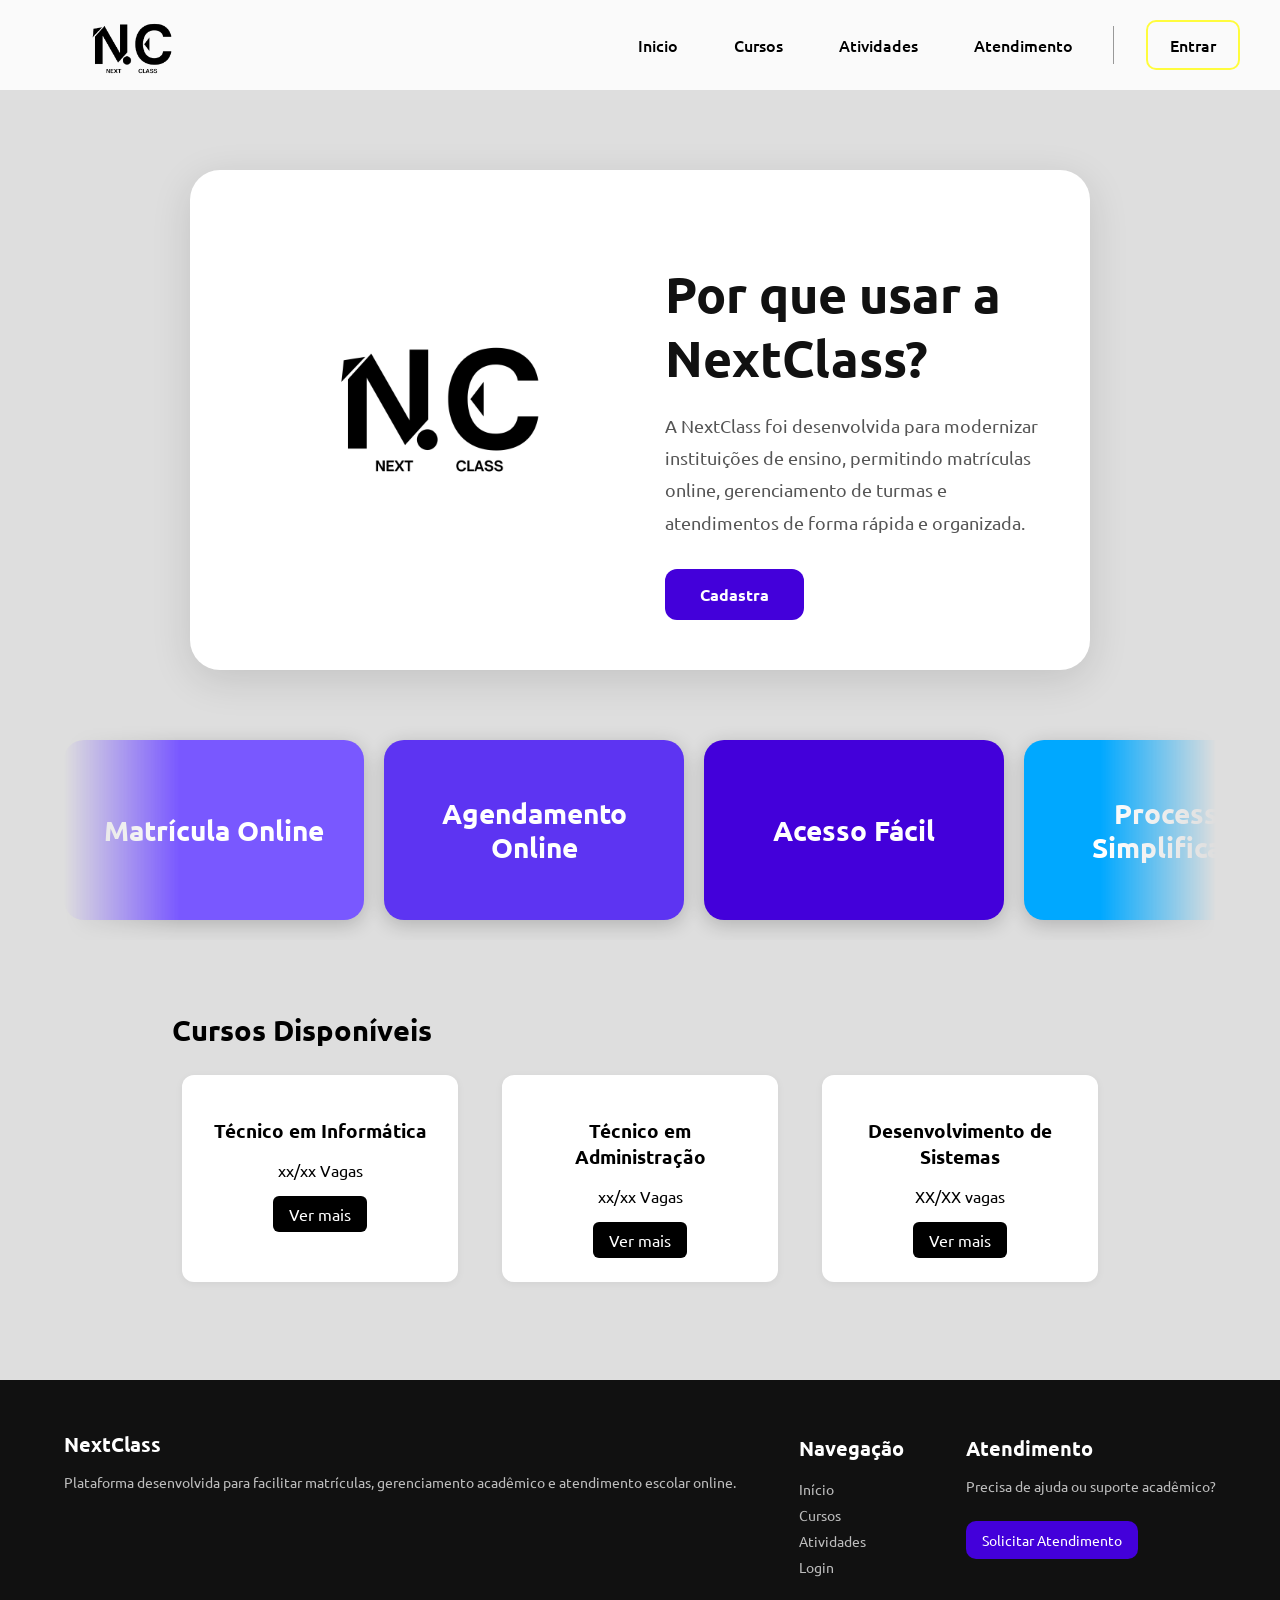
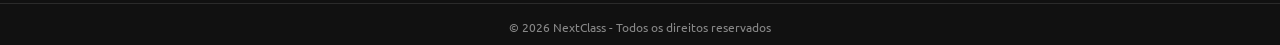
<file: index.html>
<!DOCTYPE html>
<html lang="pt-br">
<head>
    <meta charset="UTF-8">
    <meta name="viewport" content="width=device-width, initial-scale=1.0">
    <link rel="shortcut icon" type="image/png" href="imagens/Black and White Modern Initials Creative Agency Logo.png">
     <link rel="stylesheet" href="https://cdnjs.cloudflare.com/ajax/libs/font-awesome/6.4.0/css/all.min.css" />
    <link rel="stylesheet" href="Css/navbar.css">
    <link rel="stylesheet" href="Css/footer.css">
    <link rel="stylesheet" href="Css/index.css">
    <title>Home - NextClass</title>
</head>
  <body>
    <!-- NAVBAR -->
    <nav class="navbar">
      <div class="logo">
        <a href="index.html"><img id="nextclass" src="imagens/Logo sem fundo.png" alt="Logo NextClass"></a>
      </div>
      <div class="menu" id="mobile-menu">
        <div class="menu-links">
          <a href="index.html">Inicio</a>
          <a href="cursos.html">Cursos</a>
          <a href="#">Atividades</a>
          <a href="Atedimento.html">Atendimento</a>
        </div>
        <a href="login.html"><button class="log-in">Entrar</button></a>
      </div>
      <div class="menu-btn" id="menu-btn">
        <i class="fa-solid fa-bars"></i>
      </div>
    </nav>
<!-- =============================================================================================== -->

    <section class="about-system">

    <div class="about-container">

        <!-- LADO ESQUERDO -->

        <div class="about-image">

            <img src="imagens/Black and White Modern Initials Creative Agency Logo.png" alt="Logo NextClass">

        </div>

        <!-- LADO DIREITO -->

        <div class="about-text">

            <h2>Por que usar a NextClass?</h2>

            <p>
                A NextClass foi desenvolvida para modernizar instituições
                de ensino, permitindo matrículas online, gerenciamento
                de turmas e atendimentos de forma rápida e organizada.
            </p>

           <a href="cadastro.html"><button>Cadastra</button></a>

        </div>

    </div>

</section>


    <!-- CARROSSEL -->
<div class="carousel">

    <!-- PRIMEIRO GRUPO -->
    <div class="group">

        <div class="card">Matrícula Online</div>
        <div class="card">Agendamento Online</div>
        <div class="card">Acesso Fácil</div>
        <div class="card">Processo Simplificado</div>
        <div class="card">Tudo em Um Só Lugar</div>

    </div>

    <!-- SEGUNDO GRUPO (DUPLICADO) -->
    <div class="group" aria-hidden="true">

        <div class="card">Matrícula Online</div>
        <div class="card">Agendamento Online</div>
        <div class="card">Acesso Fácil</div>
        <div class="card">Processo Simplificado</div>
        <div class="card">Tudo em Um Só Lugar</div>

    </div>
  </div>  
  
    <!-- =============================================================================================== -->


  <section id="cursos">
        <h2>Cursos Disponíveis</h2>
        <!-- Adiciona cursos -->
        <div class="lista-cursos">
          <div class="curso">
            <h3>Técnico em Informática</h3>
            <p>xx/xx Vagas</p>
           <a href="https://www.ev.org.br/cursos/crie-um-site-simples-usando-html-css-e-javascript" target=_blank></a> <button>Ver mais</a></button>
          </div>
          <div class="curso">
              <h3>Técnico em Administração</h3>
              <p>xx/xx Vagas</p>
             <a href="https://www.ev.org.br/cursos/introducao-a-programacao-orientada-a-objetos-poo" target=_blank></a> <button>Ver mais</button></a>
            </div>
            <div class="curso">
                <h3>Desenvolvimento de Sistemas</h3>
                <p>XX/XX vagas</p>
               <a href="https://sebrae.com.br/sites/PortalSebrae/cursosonline/marketing-digital-para-sua-empresa-equipe-comercial,12e7125576a4e710VgnVCM100000d701210aRCRD" target=_blank></a> <button>Ver mais</a></button>
        </div>
        
      
      </section>
    

      <!-- =============================================================================================== -->
      <footer class="footer">

    <div class="footer-container">

        <div class="footer-about">

            <h2>NextClass</h2>

            <p>
                Plataforma desenvolvida para facilitar
                matrículas, gerenciamento acadêmico
                e atendimento escolar online.
            </p>

        </div>

        <div class="footer-links">

            <h3>Navegação</h3>

            <a href="index.html">Início</a>
            <a href="cursos.html">Cursos</a>
            <a href="#">Atividades</a>
            <a href="login.html">Login</a>

        </div>

        <div class="footer-support">

            <h3>Atendimento</h3>

            <p>
                Precisa de ajuda ou suporte acadêmico?
            </p>

            <a href="Atedimento.html">
                <button>Solicitar Atendimento</button>
            </a>

        </div>

    </div>

    <div class="footer-bottom">

        © 2026 NextClass - Todos os direitos reservados

    </div>

</footer>
    


    <script src="Javascript/navbar.js"></script>
  </body>
</html>
</file>
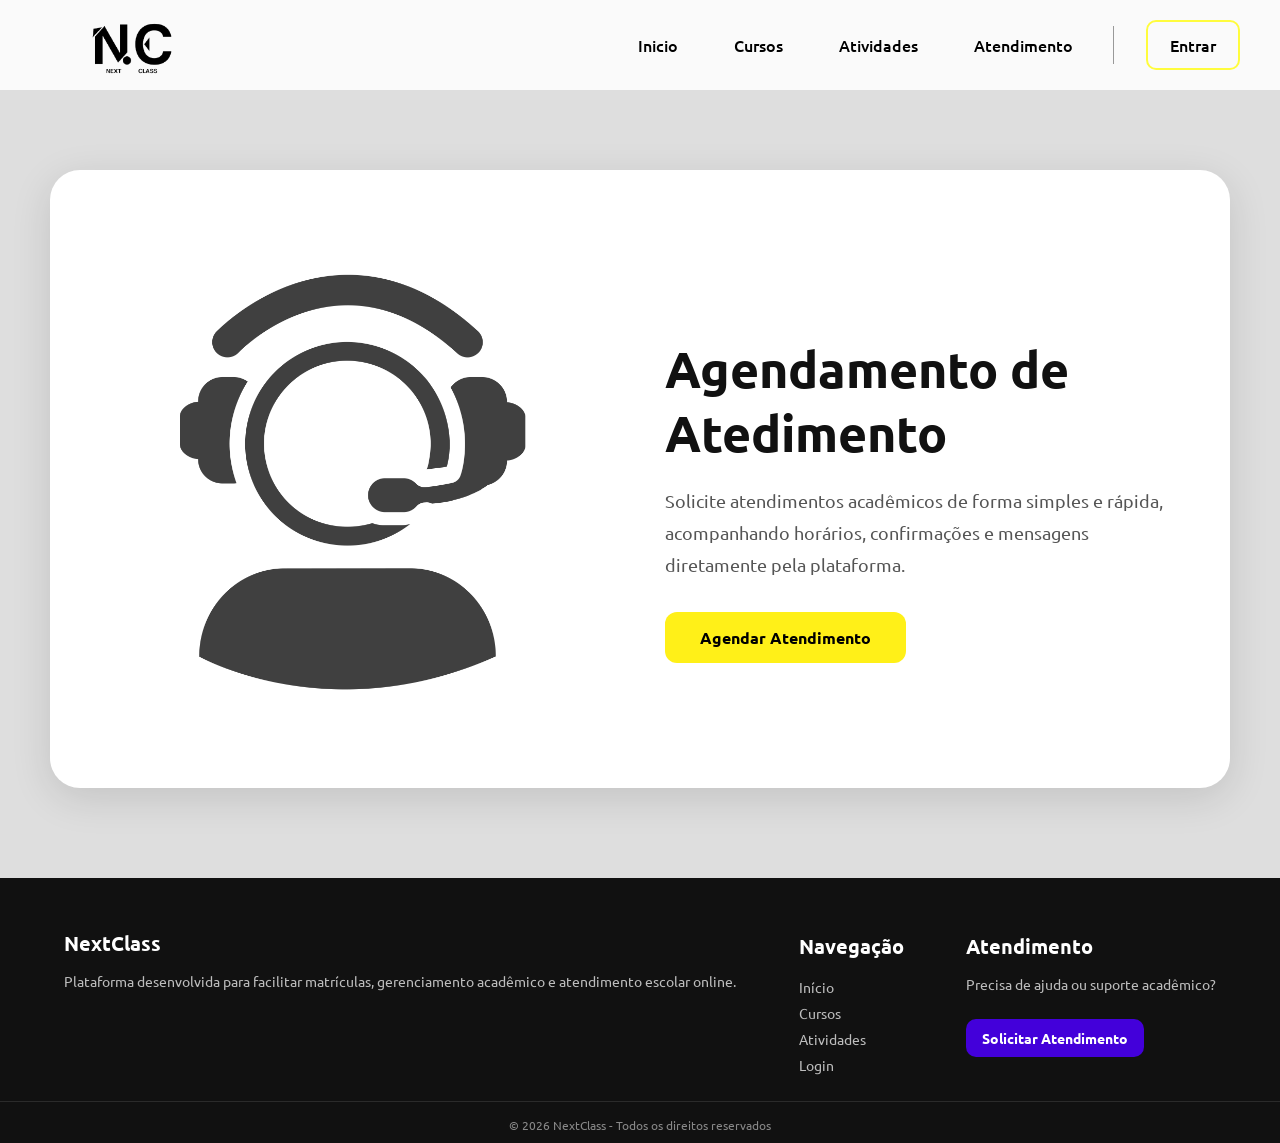
<file: Atedimento.html>
<!DOCTYPE html>
<html lang="pt-br">
<head> 
    <meta charset="UTF-8">
    <meta name="viewport" content="width=device-width, initial-scale=1.0">
    <link rel="shortcut icon" type="image/png" href="imagens/Black and White Modern Initials Creative Agency Logo.png">
     <link rel="stylesheet" href="https://cdnjs.cloudflare.com/ajax/libs/font-awesome/6.4.0/css/all.min.css" />
    <link rel="stylesheet" href="Css/navbar.css">
    <link rel="stylesheet" href="Css/footer.css">
    <link rel="stylesheet" href="Css/atedimento.css">
    <title>Agedendamento de Atedimento - NextClass</title>
</head>
<body>
     <!-- NAVBAR -->
    <nav class="navbar">
      <div class="logo">
        <a href="index.html"><img id="nextclass" src="imagens/Logo sem fundo.png" alt="Logo NextClass"></a>
      </div>
      <div class="menu" id="mobile-menu">
        <div class="menu-links">
          <a href="index.html">Inicio</a>
          <a href="cursos.html">Cursos</a>
          <a href="#">Atividades</a>
          <a href="Atedimento.html">Atendimento</a>
        </div>
        <a href="login.html"><button class="log-in">Entrar</button></a>
      </div>
      <div class="menu-btn" id="menu-btn">
        <i class="fa-solid fa-bars"></i>
      </div>
    </nav>
<!-- =============================================================================================== -->
    <section class="about-system">

    <div class="about-container">

        <!-- LADO ESQUERDO -->

        <div class="about-image">

            <img src="imagens/—Pngtree—flat customer service_4436647.png" alt="Logo NextClass">

        </div>

        <!-- LADO DIREITO -->

        <div class="about-text">

            <h2>Agendamento de Atedimento</h2>

            <p>
                Solicite atendimentos acadêmicos de forma simples e rápida, acompanhando horários, confirmações e mensagens diretamente pela plataforma.
            </p>

           <!-- BOTÃO -->

<!-- BOTÃO -->

<button id="abrirModal">Agendar Atendimento</button>

<!-- MODAL -->

<div class="modal" id="modal">

    <div class="modal-content">

        <span class="fechar" id="fecharModal">&times;</span>

        <!-- ETAPA 1 -->

        <div class="etapa active" id="etapa1">

            <h2>Agendar Atendimento</h2>

            <label>Tipo de atendimento</label>

            <select id="tipo">
                <option>Suporte</option>
                <option>Acadêmico</option>
                <option>Financeiro</option>
            </select>

            <label>Data</label>
            <input type="date" id="data">

            <label>Horário</label>
            <input type="time" id="hora" min="08:00" max="19:00">

            <button id="proxima">Continuar</button>

        </div>

        <!-- ETAPA 2 -->

        <div class="etapa" id="etapa2">

            <h2>Informações do Usuário</h2>

            <label>Nome completo</label>
            <input type="text" placeholder="Nome completo">

            <label>CPF</label>
            <input type="number" placeholder="CPF">

            <label>Data de Nascimento</label>
            <input type="date">

            <label>Email</label>
            <input type="email" placeholder="Email">

            <label>Telefone</label>
            <input type="tel" placeholder="Telefone">

            <button>Enviar Agendamento</button>

        </div>

    </div>

</div>
        

</section>



  <footer class="footer">

    <div class="footer-container">

        <div class="footer-about">

            <h2>NextClass</h2>

            <p>
                Plataforma desenvolvida para facilitar
                matrículas, gerenciamento acadêmico
                e atendimento escolar online.
            </p>

        </div>

        <div class="footer-links">

            <h3>Navegação</h3>

            <a href="index.html">Início</a>
            <a href="cursos.html">Cursos</a>
            <a href="#">Atividades</a>
            <a href="login.html">Login</a>


        </div>

        <div class="footer-support">

            <h3>Atendimento</h3>

            <p>
                Precisa de ajuda ou suporte acadêmico?
            </p>

            <a href="Atedimento.html">
                <button>Solicitar Atendimento</button>
            </a>

        </div>

    </div>

    <div class="footer-bottom">

        © 2026 NextClass - Todos os direitos reservados

    </div>

</footer>
    

<script src="Javascript/atedimento.js"></script>
<script src="Javascript/navbar.js"></script>
</body>
</html>
</file>
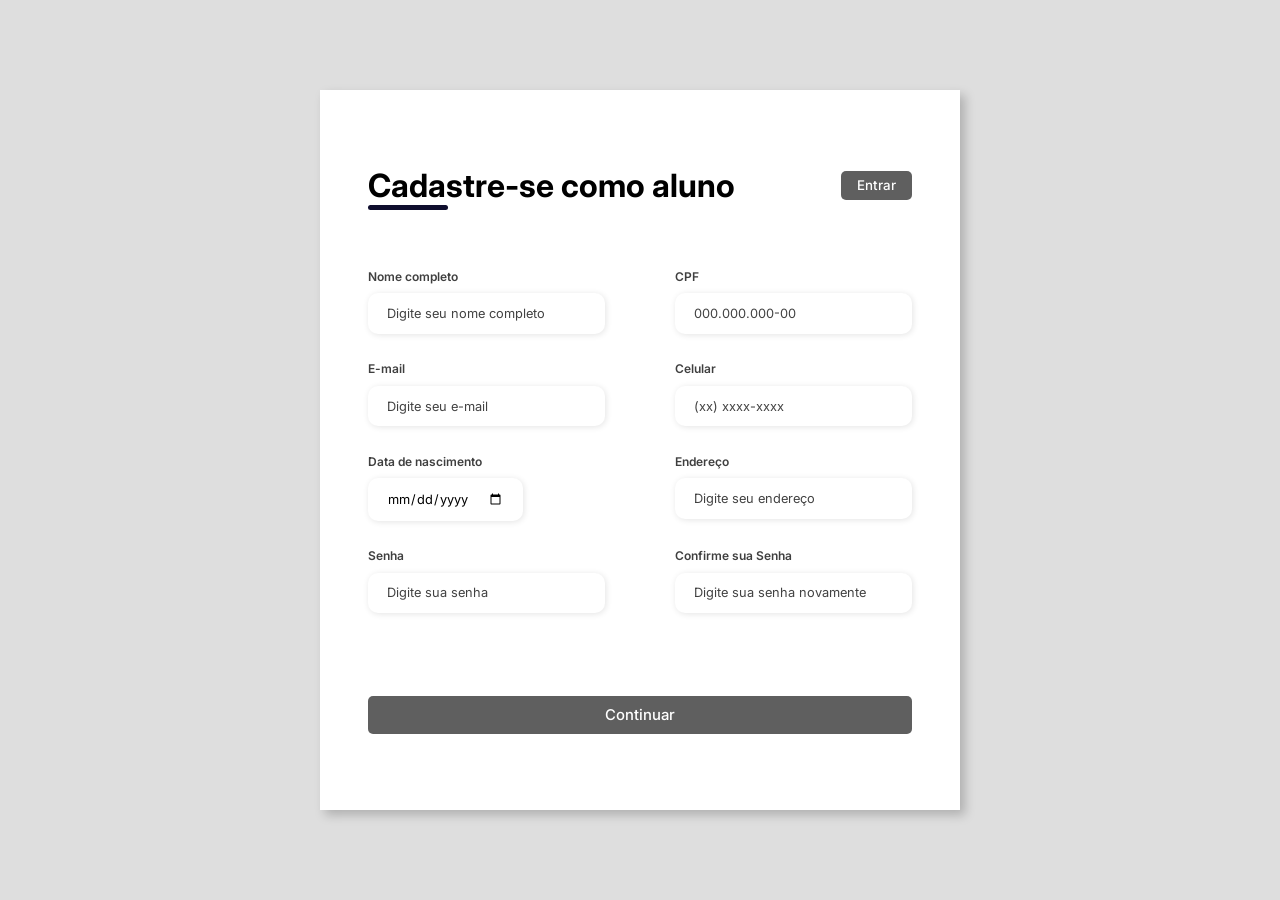
<file: cadastro.html>
<!DOCTYPE html>
<html lang="pt-br">
<head>
    <meta charset="UTF-8">
    <meta name="viewport" content="width=device-width, initial-scale=1.0">
    <link rel="shortcut icon" type="image/png" href="imagens/Black and White Modern Initials Creative Agency Logo.png">
    <link rel="stylesheet" href="Css/cadastro.css">
    <title>Cadastro - NextClass</title>
</head>
<body>
<div class="container">
        <div class="form-image">
            <img src="imagens/chapeu.png" alt="">
        </div>
        <div class="form">
            <form action="#">
                <div class="form-header">
                    <div class="title">
                        <h1>Cadastre-se como aluno</h1>
                    </div>
                    <div class="login-button">
                        <button type="button"><a href="login.html">Entrar</a></button>
                    </div>
                </div>

                <div class="input-group">
                    <div class="input-box">
                        <label for="firstname">Nome completo</label>
                        <input id="name" type="text" name="name" placeholder="Digite seu nome completo" required>
                    </div>

                    <div class="input-box">
                        <label for="cpf">CPF</label>
                        <input id="cpf" type="number" name="cpf" placeholder="000.000.000-00" required>
                    </div>
                    <div class="input-box">
                        <label for="email">E-mail</label>
                        <input id="email" type="email" name="email" placeholder="Digite seu e-mail" required>
                    </div>

                    <div class="input-box">
                        <label for="number">Celular</label>
                        <input id="number" type="tel" name="number" placeholder="(xx) xxxx-xxxx" required>
                    </div>

                    <div class="input-box">
                        <label for="nascimento">Data de nascimento</label>
                        <input id="nascimento" type="date" name="nascimento" required>
                    </div>

                    <div class="input-box">
                        <label for="endereco">Endereço</label>
                        <input id="endereco" type="text" name="endereco" placeholder="Digite seu endereço" required>
                    </div>

                    <div class="input-box">
                        <label for="password">Senha</label>
                        <input id="password" type="password" name="password" placeholder="Digite sua senha" required>
                    </div>

                    <div class="input-box">
                        <label for="confirmPassword">Confirme sua Senha</label>
                        <input id="confirmPassword" type="password" name="confirmPassword" placeholder="Digite sua senha novamente" required>
                    </div>

                </div>

                

                <div class="continue-button">
                    <button><a href="#">Continuar</a> </button>
                </div>
            </form>
        </div>
    </div>
</body>
</html>
</file>
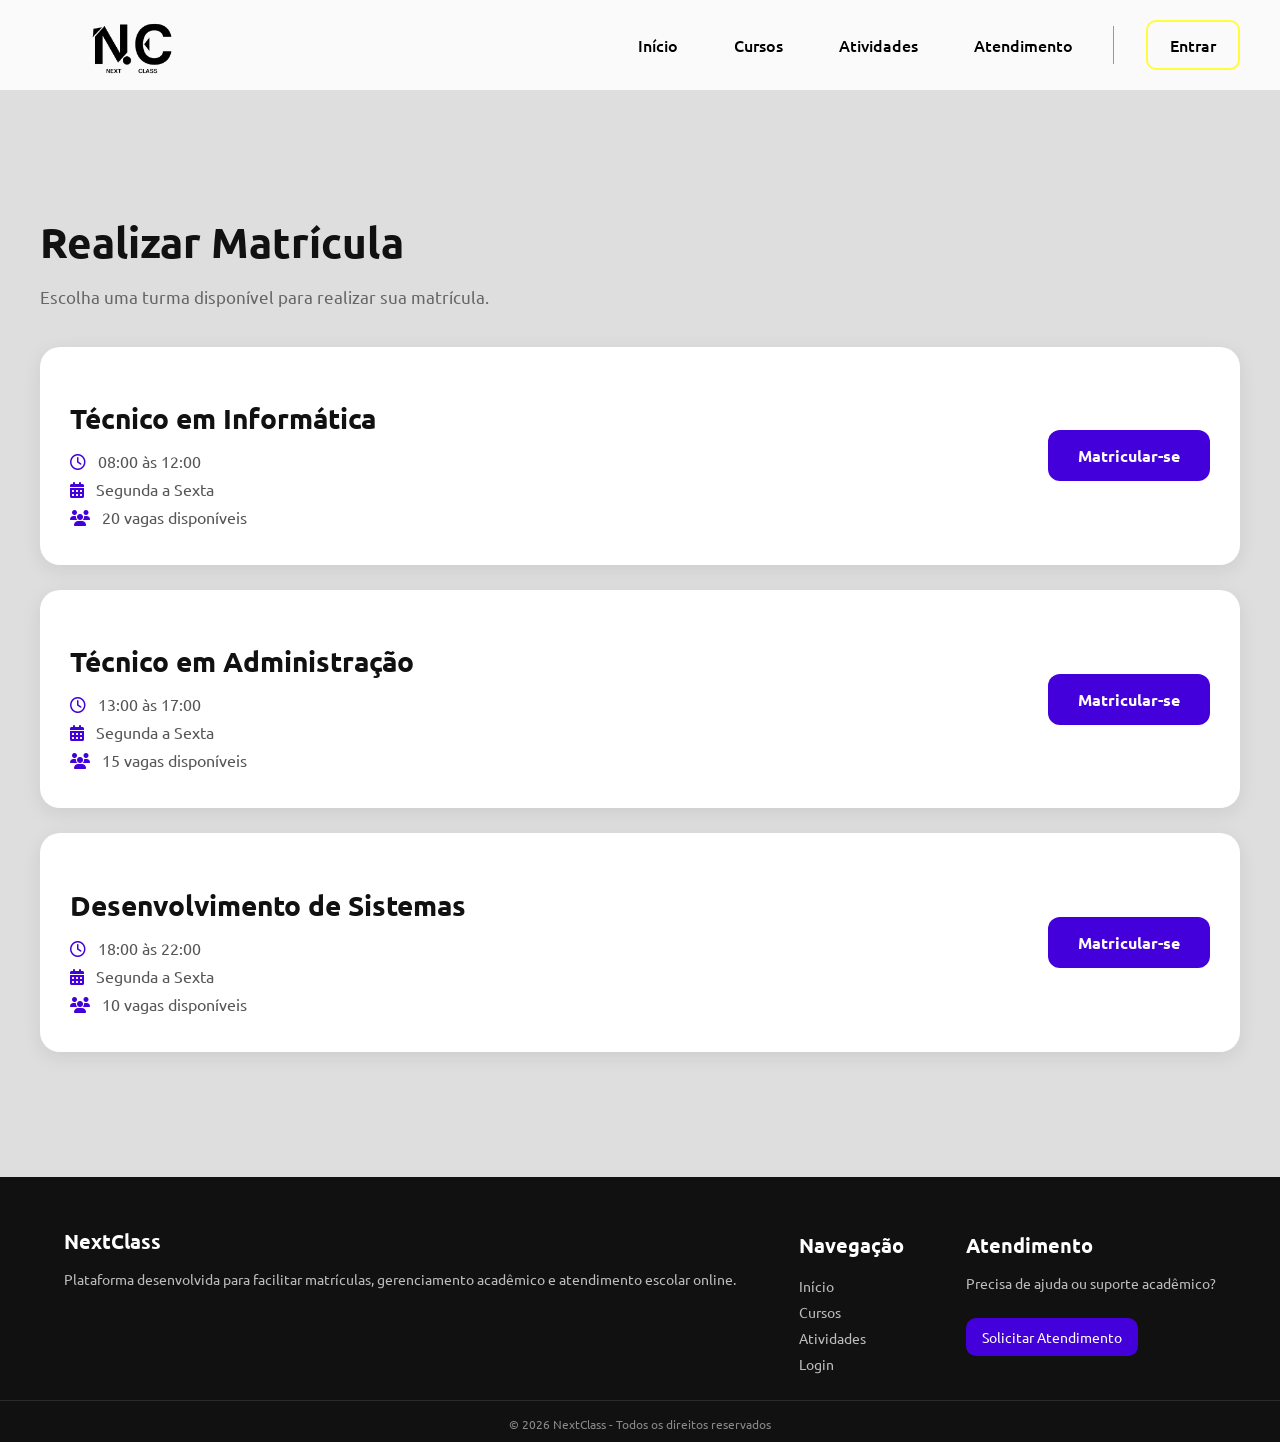
<file: cursos.html>
<!DOCTYPE html>
<html lang="pt-br">
<head> 
    <meta charset="UTF-8">
    <meta name="viewport" content="width=device-width, initial-scale=1.0">

    <link rel="shortcut icon" type="image/png" href="imagens/Black and White Modern Initials Creative Agency Logo.png">

    <link rel="stylesheet" href="https://cdnjs.cloudflare.com/ajax/libs/font-awesome/6.4.0/css/all.min.css"/>

    <link rel="stylesheet" href="Css/navbar.css">
    <link rel="stylesheet" href="Css/footer.css">
    <link rel="stylesheet" href="Css/curso.css">

    <title>Matrícula - NextClass</title>
</head>

<body>

<!-- NAVBAR -->
<nav class="navbar">

    <div class="logo">
        <a href="index.html"><img id="nextclass" src="imagens/Logo sem fundo.png" alt="Logo NextClass"></a>
    </div>

    <div class="menu" id="mobile-menu">

        <div class="menu-links">
            <a href="index.html">Início</a>
            <a href="cursos.html">Cursos</a>
            <a href="#">Atividades</a>
            <a href="Atedimento.html">Atendimento</a>
        </div>

        <a href="login.html">
            <button class="log-in">Entrar</button>
        </a>

    </div>

    <div class="menu-btn" id="menu-btn">
        <i class="fa-solid fa-bars"></i>
    </div>

</nav>
<!-- =============================================================================================== -->


<!-- MATRÍCULA -->

<section class="matricula-section">

    <div class="matricula-container">

        <div class="matricula-title">

            <h1>Realizar Matrícula</h1>

            <p>
                Escolha uma turma disponível para realizar sua matrícula.
            </p>

        </div>

        <!-- SO UM EXEMPLO ANTONIO VIU SO UM EXEMPLO -->

        <div class="turma-card">

            <div class="turma-info">

                <h2>Técnico em Informática</h2>

                <p><i class="fa-regular fa-clock"></i> 08:00 às 12:00</p>

                <p><i class="fa-solid fa-calendar-days"></i> Segunda a Sexta</p>

                <p><i class="fa-solid fa-users"></i> 20 vagas disponíveis</p>

            </div>

            <button class="btn-matricula">
                Matricular-se
            </button>

        </div>

        <!-- SO UM EXEMPLO ANTONIO VIU SO UM EXEMPLO -->

        <div class="turma-card">

            <div class="turma-info">

                <h2>Técnico em Administração</h2>

                <p><i class="fa-regular fa-clock"></i> 13:00 às 17:00</p>

                <p><i class="fa-solid fa-calendar-days"></i> Segunda a Sexta</p>

                <p><i class="fa-solid fa-users"></i> 15 vagas disponíveis</p>

            </div>

            <button class="btn-matricula">
                Matricular-se
            </button>

        </div>

        <!-- SO UM EXEMPLO ANTONIO VIU SO UM EXEMPLO -->

        <div class="turma-card">

            <div class="turma-info">

                <h2>Desenvolvimento de Sistemas</h2>

                <p><i class="fa-regular fa-clock"></i> 18:00 às 22:00</p>

                <p><i class="fa-solid fa-calendar-days"></i> Segunda a Sexta</p>

                <p><i class="fa-solid fa-users"></i> 10 vagas disponíveis</p>

            </div>

            <button class="btn-matricula">
                Matricular-se
            </button>

        </div>

    </div>

</section>

<!-- FOOTER -->

<footer class="footer">

    <div class="footer-container">

        <div class="footer-about">

            <h2>NextClass</h2>

            <p>
                Plataforma desenvolvida para facilitar
                matrículas, gerenciamento acadêmico
                e atendimento escolar online.
            </p>

        </div>

        <div class="footer-links">

            <h3>Navegação</h3>

            <a href="index.html">Início</a>
            <a href="cursos.html">Cursos</a>
            <a href="#">Atividades</a>
            <a href="login.html">Login</a>

        </div>

        <div class="footer-support">

            <h3>Atendimento</h3>

            <p>
                Precisa de ajuda ou suporte acadêmico?
            </p>

            <a href="Atedimento.html">
                <button>Solicitar Atendimento</button>
            </a>

        </div>

    </div>

    <div class="footer-bottom">

        © 2026 NextClass - Todos os direitos reservados

    </div>

</footer>

<script src="Javascript/navbar.js"></script>

</body>
</html>
</file>
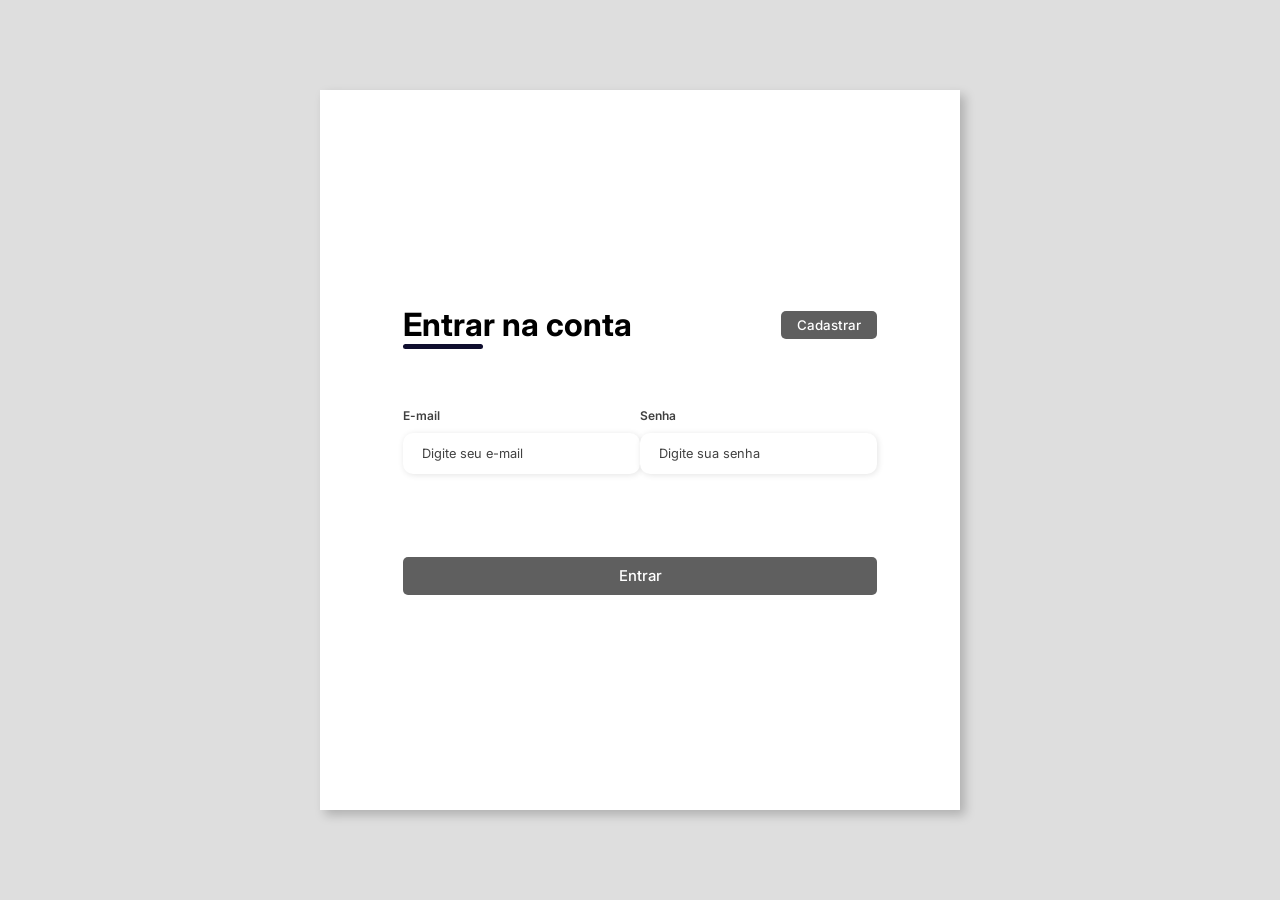
<file: login.html>
<!DOCTYPE html>
<html lang="pt-br">
<head>
    <meta charset="UTF-8">
    <meta name="viewport" content="width=device-width, initial-scale=1.0">
    <link rel="shortcut icon" type="image/png" href="imagens/Black and White Modern Initials Creative Agency Logo.png">
    <link rel="stylesheet" href="Css/login.css">
    <title>Login - NextClass</title>
</head>
<body>

    <div class="container">

        <div class="form-image">
            <img src="imagens/chapeu.png" alt="">
        </div>

        <div class="form">
            <form action="#">

                <div class="form-header">

                    <div class="title">
                        <h1>Entrar na conta</h1>
                    </div>

                    <div class="login-button">
                        <button type="button"><a href="cadastro.html">Cadastrar</a></button>
                    </div>

                </div>

                <div class="input-group">

                    <div class="input-box">
                        <label for="email">E-mail</label>
                        <input id="email" type="email" name="email" placeholder="Digite seu e-mail" required>
                    </div>

                    <div class="input-box">
                        <label for="password">Senha</label>
                        <input id="password" type="password" name="password" placeholder="Digite sua senha" required>
                    </div>

                </div>

                <div class="continue-button">
                    <button><a href="#">Entrar</a></button>
                </div>

            </form>
        </div>

    </div>

</body>
</html>
</file>
<file: Css/navbar.css>
@import url("https://fonts.googleapis.com/css2?family=Ubuntu:wght@400;500;700&display=swap");

*,
*::before,
*::after {
  box-sizing: border-box;
}

body {
  margin: 0;
  padding-top: 120px;
  background-color: #c0c0c085;
  font-family: "Ubuntu", sans-serif;
}

a {
  text-decoration: none;
}

#nextclass{
    color: black;
}

button {
  border: 0;
  outline: none;
  font-family: inherit;
  font-size: inherit;
  cursor: pointer;
}

#nextclass{
  width: 150px;
  margin-top: 20px;
}

.navbar {
  position: fixed;
  top: 0;
  left: 0;
  width: 100%;

  height: 90px;
  background-color: #ffffffd7;
  padding: 20px 40px;

  display: flex;
  justify-content: space-between;
  align-items: center;

  transition: transform 0.5s ease;

  z-index: 1000;
}

.navbar .logo i {
  color: #0aa5ff;
  font-size: 22px;
}

.navbar .logo a {
  font-size: 24px;
  font-weight: 700;
  color: white;
  margin-left: 12px;
}

.menu {
  display: flex;
  align-items: center;
  gap: 32px;
}

.menu-links {
  display: flex;
  gap: 24px;
  border-right: 1px solid #999999;
  padding-inline: 24px;
}

.menu-links a {
  font-weight: 500;
  color: #000000;
  padding: 8px 16px;
  position: relative;
}
.menu-links a:hover {
   color: #f7c600;
}
.menu-links a::after {
   content: ''; /* Conteúdo vazio para criar a linha */
    position: absolute; /* Posicionamento absoluto em relação ao link */
    bottom: 0; /* Na parte inferior do link */
    left: 0; /* Começa na esquerda */
    width: 0%; /* Largura inicial zero */
    height: 4px; /* Espessura da linha */
    background-color: #f7c600a2; /* Cor da linha */
    transition: width 0.3s ease; /* Transição suave na largura */
}
.menu-links a:hover::after,
.menu-links a.active::after{ /* Adicione a classe 'active' ao link da página atual */
    width: 100%; /* A linha se expande para 100% ao passar o mouse ou se for a página ativa */
}
.log-in {
  font-weight: 500;
  padding: 12px 22px;
  background-color: transparent;
  color: #000000;
  border-radius: 10px;
  border: 2px solid #fffc3d;
  transition: 0.2s;
}
.log-in:hover {
  background-color: #fffc3d;
  color: rgb(0, 0, 0);
}

.menu-btn {
  font-size: 32px;
  color: rgb(8, 8, 8);
  display: none;
  cursor: pointer;
}

@media (max-width: 53rem) {

  .menu {
    display: none;
    position: absolute;
    top: 90px;
    right: 0;
    background: white;
    width: 100%;
    flex-direction: column;
    padding: 20px;
  }

  .menu.active {
    display: flex;
  }

  .menu-links {
    flex-direction: column;
    border: none;
    gap: 15px;
  }

  .menu-btn {
    display: block;
  }
}
</file>
<file: Css/footer.css>
.footer{

    background: #111;

    color: white;

    margin-top: 40px;

    padding: 35px 0 10px 0;
}

.footer-container{

    width: 90%;
    max-width: 1200px;

    margin: auto;

    display: flex;
    justify-content: space-between;

    gap: 25px;

    flex-wrap: wrap;
}

.footer h2,
.footer h3{

    margin-bottom: 12px;

    font-size: 20px;
}

.footer p,
.footer a{

    color: #bdbdbd;

    text-decoration: none;

    line-height: 1.5;

    font-size: 14px;
}
.footer a:hover{

    color: white;
}

.footer-links{

    display: flex;
    flex-direction: column;

    gap: 5px;
}

.footer-support button{

    margin-top: 10px;

    padding: 10px 16px;

    border: none;

    border-radius: 10px;

    background: #4300da;

    color: white;

    font-size: 14px;

    cursor: pointer;

    transition: 0.3s;
}

.footer-bottom{

    text-align: center;

    padding-top: 15px;

    margin-top: 25px;

    border-top: 1px solid #2b2b2b;

    color: #888;

    font-size: 12px;
}
.footer-support button:hover{

    background: #2d0096;

    transform: translateY(-3px);
}

@media(max-width: 768px){

    .footer-container{

        flex-direction: column;

        text-align: center;
    }

    .footer-links{

        align-items: center;
    }
}
</file>
<file: Css/index.css>
.carousel{
    width: 90%;
    height: 220px; /* define altura exata */
    max-width: 1500px;
    margin: auto;
    overflow: hidden;
    display: flex;
    mask-image: linear-gradient(
        to right,
        transparent,
        black 10%,
        black 90%,
        transparent
    );
}

.group{
    display: flex;
    align-items: center;
    gap: 20px;
    padding-right: 20px;
    margin: 50px 0px;
    flex-shrink: 0;
    animation: scrolling 10s linear infinite;
    will-change: transform;
}

/* PAUSA QUANDO PASSA O MOUSE */

.carousel:hover .group{
    animation-play-state: paused;
}

/* CARDS */

.card{

    width: 300px;
    height: 180px;

    border-radius: 20px;

    display: flex;
    justify-content: center;
    align-items: center;

    text-align: center;

    padding: 20px;

    color: white;

    font-size: 28px;
    font-weight: bold;

    line-height: 1.2;

    overflow: hidden;

    box-shadow: 0 5px 20px rgba(0,0,0,0.2);
}

/* CORES DIFERENTES */

.card:nth-child(1){
    background: #7958ff;
}

.card:nth-child(2){
    background: #5d34f2;
}

.card:nth-child(3){
    background: #4300da;
}

.card:nth-child(4){
    background: #00a8ff;
}

.card:nth-child(5){
    background: #00c896;
}

/* ANIMAÇÃO */

@keyframes scrolling {

    0%{
        transform: translateX(0);
    }

    100%{
        transform: translateX(-100%);
    }
}

/*----------------------------------------------------------------------------------------------*/


.about-system{

    width: 100%;
    padding: 50px 50px;
    display: flex;
    justify-content: center;
    align-items: center;
}

.about-container{

    width: 100%;
    max-width: 1200px;

    background: white;

    border-radius: 30px;

    padding: 50px;

    display: flex;
    align-items: center;
    gap: 50px;

    box-shadow: 0 10px 40px rgba(0,0,0,0.12);
}

/* IMAGEM */

.about-image{

    flex: 1;
}

.about-image img{

    width: 100%;
    border-radius: 20px;

    object-fit: cover;
}

/* TEXTO */

.about-text{

    flex: 1;
}

.about-text h2{

    font-size: 50px;
    margin-bottom: 20px;

    color: #111;
}

.about-text p{

    font-size: 18px;
    line-height: 1.8;

    color: #555;

    margin-bottom: 30px;
}

.about-text button{

    padding: 15px 35px;

    border: none;
    border-radius: 12px;

    background: #4300da;
    color: white;

    font-size: 16px;
    font-weight: bold;

    cursor: pointer;

    transition: 0.3s;
}

.about-text button:hover{

    transform: translateY(-3px);

    background: #2d0096;
}

@media(max-width: 900px){

    .about-container{

        flex-direction: column;
        text-align: center;
    }

    .about-text h2{

        font-size: 35px;
    }

}

section {
    padding: 3rem 2rem;
    max-width: 1000px;
    margin: 0 auto;
  }
  
  section h2 {
    font-size: 1.8rem;
    margin-bottom: 1rem;
  }
  
  /* Lista de cursos */
  .lista-cursos {
    display: grid;
    grid-template-columns: repeat(auto-fit, minmax(250px, 1fr));
    gap: 1.5rem;
  }
  
  .curso {
    background-color: #fff;
    padding: 1.5rem;
    margin: 10px 10px;
    border-radius: 12px;
    box-shadow: 0 2px 8px rgba(0, 0, 0, 0.05);
    text-align: center;
  }
  
  .curso h3 {
    margin-bottom: 0.5rem;
  }
  
  .curso button {
    background-color: #000;
    color: #fff;
    border: none;
    padding: 0.5rem 1rem;
    border-radius: 6px;
    cursor: pointer;
  }
  
  .curso button:hover {
    background-color: #333;
  }
</file>
<file: Css/atedimento.css>
.about-system{

    width: 100%;
    padding: 50px 50px;
    display: flex;
    justify-content: center;
    align-items: center;
}

.about-container{

    width: 100%;
    max-width: 1200px;

    background: white;

    border-radius: 30px;

    padding: 50px;

    display: flex;
    align-items: center;
    gap: 50px;

    box-shadow: 0 10px 40px rgba(0,0,0,0.12);
}

/* IMAGEM */

.about-image{

    flex: 1;
}

.about-image img{

    width: 100%;
    border-radius: 20px;

    object-fit: cover;
}

/* TEXTO */

.about-text{

    flex: 1;
}

.about-text h2{

    font-size: 50px;
    margin-bottom: 20px;

    color: #111;
}

.about-text p{

    font-size: 18px;
    line-height: 1.8;

    color: #555;

    margin-bottom: 30px;
}

.about-text button{

    padding: 15px 35px;

    border: none;
    border-radius: 12px;

    background: #fff018;
    color: rgb(0, 0, 0);

    font-size: 16px;
    font-weight: bold;

    cursor: pointer;

    transition: 0.3s;
}

.about-text button:hover{

    transform: translateY(-3px);
    color: #111;
    background: #f0e000;
}


.modal{

    display: none;

    position: fixed;

    top: 0;
    left: 0;

    width: 100%;
    height: 100%;

    background: rgba(0,0,0,0.5);

    justify-content: center;
    align-items: center;

    z-index: 999;
}

.modal-content{

    background: white;

    width: 90%;
    max-width: 500px;

    padding: 30px;

    border-radius: 20px;

    position: relative;
}

.fechar{

    position: absolute;

    top: 15px;
    right: 20px;

    font-size: 28px;

    cursor: pointer;
}

.etapa{

    display: none;

    flex-direction: column;

    gap: 15px;
}

.etapa.active{

    display: flex;
}

input,
select{

    padding: 12px;

    border-radius: 10px;

    border: 1px solid #ccc;
}

button{

    padding: 12px;

    border: none;

    border-radius: 10px;

    background: #4300da;

    color: white;

    font-weight: bold;

    cursor: pointer;
}


@media(max-width: 768px){

    .about-system{
        padding: 20px;
    }

    .about-container{
        flex-direction: column;
        padding: 30px 20px;
        gap: 30px;

        border-radius: 20px;
    }

    .about-image img{
        width: 100%;
        max-width: 250px;
        display: block;
        margin: auto;
    }

    .about-text{
        text-align: center;
    }

    .about-text h2{
        font-size: 40px;
        line-height: 1.2;
    }

    .about-text p{
        font-size: 16px;
        line-height: 1.6;
    }

    .about-text button{
        width: 100%;
        max-width: 300px;
    }
}
</file>
<file: Css/cadastro.css>
@import url('https://fonts.googleapis.com/css2?family=Inter:wght@200;300;400;500&family=Open+Sans:wght@300;400;500;600&display=swap');
* {
    padding: 0;
    margin: 0;
    box-sizing: border-box;
    font-family: 'Inter', sans-serif;
}

body {
    width: 100%;
    height: 100vh;
    display: flex;
    justify-content: center;
    align-items: center;
    background: #c0c0c085;
}

.container {
    width: 80%;
    height: 80vh;
    display: flex;
    box-shadow: 5px 5px 10px rgba(0, 0, 0, 0.212);
}

.form-image {
    width: 50%;
    display: flex;
    justify-content: center;
    align-items: center;
    background-color: #494949d7;
    padding: 1rem;
}

.form-image img {
    width: 31rem;
}

.form {
    width: 50%;
    display: flex;
    flex-direction: column;
    justify-content: center;
    align-items: center;
    background-color: #fff;
    padding: 3rem;
}

.form-header {
    margin-bottom: 3rem;
    display: flex;
    justify-content: space-between;
}

.login-button {
    display: flex;
    align-items: center;
}

.login-button button {
    border: none;
    background-color: #5f5f5f;
    padding: 0.4rem 1rem;
    border-radius: 5px;
    cursor: pointer;
}

.login-button button:hover {
    background-color: #363636;
}

.login-button button a {
    text-decoration: none;
    font-weight: 500;
    color: #fff;
}

.form-header h1::after {
    content: '';
    display: block;
    width: 5rem;
    height: 0.3rem;
    background-color: #0f0e2e;
    margin: 0 auto;
    position: absolute;
    border-radius: 10px;
}

.input-group {
    display: flex;
    flex-wrap: wrap;
    justify-content: space-between;
    padding: 1rem 0;
}

.input-box {
    display: flex;
    flex-direction: column;
    margin-bottom: 1.1rem;
}

.input-box input {
    margin: 0.6rem 0;
    padding: 0.8rem 1.2rem;
    border: none;
    border-radius: 10px;
    box-shadow: 1px 1px 6px #0000001c;
    font-size: 0.8rem;
}

.input-box input:hover {
    background-color: #eeeeee75;
}

.input-box input:focus-visible {
    outline: 1px solid #5f5f5f;
}

.input-box label,
.gender-title h6 {
    font-size: 0.75rem;
    font-weight: 600;
    color: #000000c0;
}

.input-box input::placeholder {
    color: #000000be;
}


.continue-button button {
    width: 100%;
    margin-top: 2.5rem;
    border: none;
    background-color: #5f5f5f;
    padding: 0.62rem;
    border-radius: 5px;
    cursor: pointer;
}

.continue-button button:hover {
    background-color: #2c2b2b;
}

.continue-button button a {
    text-decoration: none;
    font-size: 0.93rem;
    font-weight: 500;
    color: #fff;
}

@media screen and (max-width: 1330px) {
    .form-image {
        display: none;
    }
    .container {
        width: 50%;
    }
    .form {
        width: 100%;
    }
}

@media screen and (max-width: 1064px) {
    .container {
        width: 90%;
        height: auto;
    }
    .input-group {
        flex-direction: column;
        z-index: 5;
        padding-right: 5rem;
        max-height: 10rem;
        overflow-y: scroll;
        flex-wrap: nowrap;
    }
    
}
</file>
<file: Css/curso.css>
/* ========================= */
/* MATRÍCULA */
/* ========================= */

.matricula-section{

    width: 100%;

    padding: 60px 20px;
}

.matricula-container{

    width: 100%;
    max-width: 1200px;

    margin: auto;
}

/* TÍTULO */

.matricula-title{

    margin-bottom: 40px;
}

.matricula-title h1{

    font-size: 42px;

    color: #111;

    margin-bottom: 10px;
}

.matricula-title p{

    color: #666;

    font-size: 17px;
}

/* CARD DAS TURMAS */

.turma-card{

    background: white;

    border-radius: 20px;

    padding: 30px;

    margin-bottom: 25px;

    display: flex;
    justify-content: space-between;
    align-items: center;

    box-shadow: 0 5px 20px rgba(0,0,0,0.08);

    transition: 0.3s;
}

.turma-card:hover{

    transform: translateY(-3px);

    box-shadow: 0 10px 30px rgba(0,0,0,0.12);
}

/* INFORMAÇÕES */

.turma-info h2{

    margin-bottom: 15px;

    color: #111;

    font-size: 28px;
}

.turma-info p{

    margin: 8px 0;

    color: #555;

    font-size: 16px;
}

.turma-info i{

    color: #4300da;

    margin-right: 8px;
}

/* BOTÃO */

.btn-matricula{

    padding: 15px 30px;

    border: none;

    border-radius: 12px;

    background: #4300da;

    color: white;

    font-size: 16px;
    font-weight: bold;

    cursor: pointer;

    transition: 0.3s;
}

.btn-matricula:hover{

    background: #2d0096;

    transform: scale(1.03);
}

/* RESPONSIVO */

@media(max-width: 768px){

    .turma-card{

        flex-direction: column;

        align-items: flex-start;

        gap: 25px;
    }

    .btn-matricula{

        width: 100%;
    }

    .matricula-title h1{

        font-size: 32px;
    }
}
</file>
<file: Css/login.css>
@import url('https://fonts.googleapis.com/css2?family=Inter:wght@200;300;400;500&family=Open+Sans:wght@300;400;500;600&display=swap');
* {
    padding: 0;
    margin: 0;
    box-sizing: border-box;
    font-family: 'Inter', sans-serif;
}

body {
    width: 100%;
    height: 100vh;
    display: flex;
    justify-content: center;
    align-items: center;
    background: #c0c0c085;
}

.container {
    width: 80%;
    height: 80vh;
    display: flex;
    box-shadow: 5px 5px 10px rgba(0, 0, 0, 0.212);
}

.form-image {
    width: 50%;
    display: flex;
    justify-content: center;
    align-items: center;
    background-color: #494949d7;
    padding: 1rem;
}

.form-image img {
    width: 31rem;
}

.form {
    width: 50%;
    display: flex;
    flex-direction: column;
    justify-content: center;
    align-items: center;
    background-color: #fff;
    padding: 3rem;
}

.form-header {
    margin-bottom: 3rem;
    display: flex;
    justify-content: space-between;
}

.login-button {
    display: flex;
    align-items: center;
}

.login-button button {
    border: none;
    background-color: #5f5f5f;
    padding: 0.4rem 1rem;
    border-radius: 5px;
    cursor: pointer;
}

.login-button button:hover {
    background-color: #363636;
}

.login-button button a {
    text-decoration: none;
    font-weight: 500;
    color: #fff;
}

.form-header h1::after {
    content: '';
    display: block;
    width: 5rem;
    height: 0.3rem;
    background-color: #0f0e2e;
    margin: 0 auto;
    position: absolute;
    border-radius: 10px;
}

.input-group {
    display: flex;
    flex-wrap: wrap;
    justify-content: space-between;
    padding: 1rem 0;
}

.input-box {
    display: flex;
    flex-direction: column;
    margin-bottom: 1.1rem;
}

.input-box input {
    margin: 0.6rem 0;
    padding: 0.8rem 1.2rem;
    border: none;
    border-radius: 10px;
    box-shadow: 1px 1px 6px #0000001c;
    font-size: 0.8rem;
}

.input-box input:hover {
    background-color: #eeeeee75;
}

.input-box input:focus-visible {
    outline: 1px solid #5f5f5f;
}

.input-box label,
.gender-title h6 {
    font-size: 0.75rem;
    font-weight: 600;
    color: #000000c0;
}

.input-box input::placeholder {
    color: #000000be;
}


.continue-button button {
    width: 100%;
    margin-top: 2.5rem;
    border: none;
    background-color: #5f5f5f;
    padding: 0.62rem;
    border-radius: 5px;
    cursor: pointer;
}

.continue-button button:hover {
    background-color: #2c2b2b;
}

.continue-button button a {
    text-decoration: none;
    font-size: 0.93rem;
    font-weight: 500;
    color: #fff;
}

@media screen and (max-width: 1330px) {
    .form-image {
        display: none;
    }
    .container {
        width: 50%;
    }
    .form {
        width: 100%;
    }
}

@media screen and (max-width: 1064px) {
    .container {
        width: 90%;
        height: auto;
    }
    .input-group {
        flex-direction: column;
        z-index: 5;
        padding-right: 5rem;
        max-height: 10rem;
        overflow-y: scroll;
        flex-wrap: nowrap;
    }
    
}
</file>
